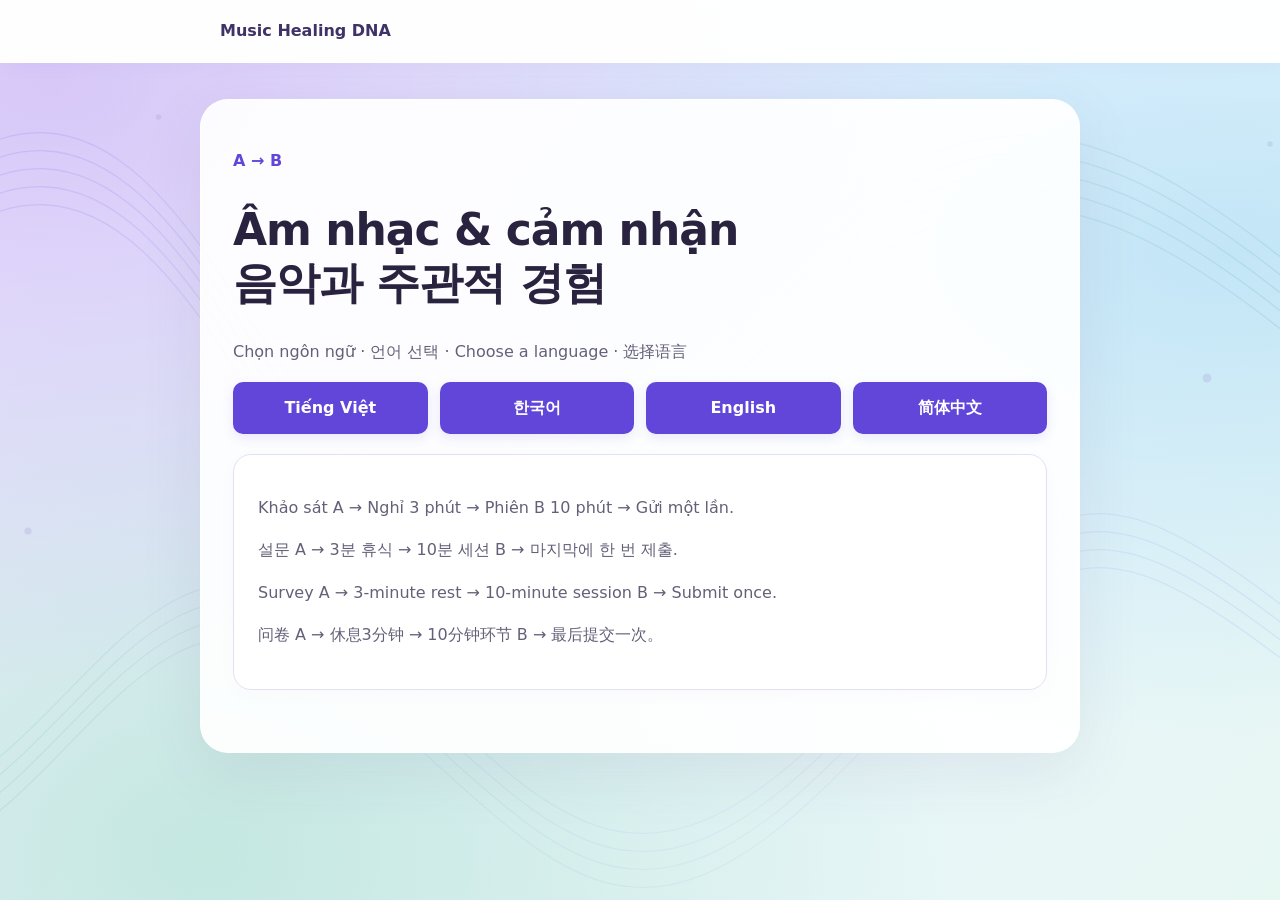
<file: index.html>
<!doctype html><html lang="vi"><head><meta charset="utf-8"><meta name="viewport" content="width=device-width,initial-scale=1"><meta name="referrer" content="no-referrer"><title>Music Healing DNA · Language</title><link rel="stylesheet" href="assets/style.css?v=optional-name-1"></head><body><header>Music Healing DNA</header><main><p class="progress-label">A → B</p><h1>Âm nhạc & cảm nhận<br>음악과 주관적 경험</h1><p>Chọn ngôn ngữ · 언어 선택 · Choose a language · 选择语言</p><div class="languages"><a class="button" lang="vi" href="a/index.html?lang=vi">Tiếng Việt</a><a class="button" lang="ko" href="a/index.html?lang=ko">한국어</a><a class="button" lang="en" href="a/index.html?lang=en">English</a><a class="button" lang="zh-Hans" href="a/index.html?lang=zh">简体中文</a></div><div class="card"><p>Khảo sát A → Nghỉ 3 phút → Phiên B 10 phút → Gửi một lần.</p><p>설문 A → 3분 휴식 → 10분 세션 B → 마지막에 한 번 제출.</p><p>Survey A → 3-minute rest → 10-minute session B → Submit once.</p><p>问卷 A → 休息3分钟 → 10分钟环节 B → 最后提交一次。</p></div></main><script>const p=new URLSearchParams(location.search);for(const a of document.querySelectorAll('.languages a')){const u=new URL(a.href);for(const k of ['condition','test'])if(p.has(k))u.searchParams.set(k,p.get(k));u.hash=location.hash;a.href=u.href}</script></body></html>
</file>
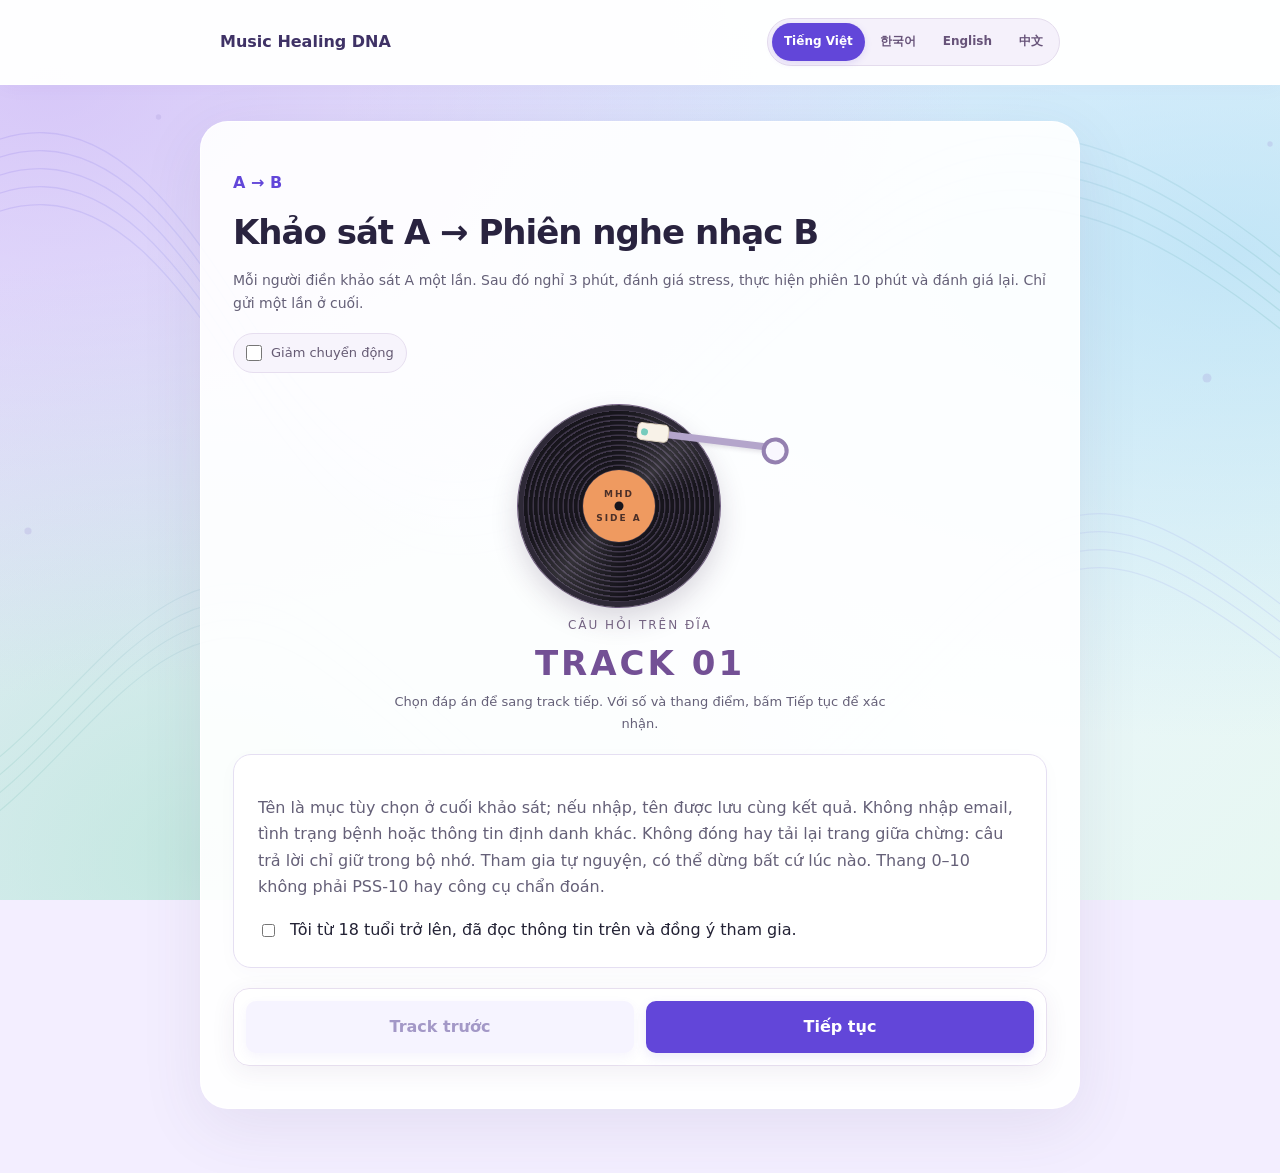
<file: a/index.html>
<!doctype html><html lang="vi"><head><meta charset="utf-8"><meta name="viewport" content="width=device-width,initial-scale=1"><meta name="referrer" content="no-referrer"><title>Music Healing DNA · A + B</title><link rel="stylesheet" href="../assets/style.css?v=optional-name-1"></head><body><header><a href="../index.html">Music Healing DNA</a><nav id="language-switch" class="language-switch" aria-label="Chọn ngôn ngữ"><button type="button" id="lang-vi" aria-pressed="true" lang="vi">Tiếng Việt</button><button type="button" id="lang-ko" aria-pressed="false" lang="ko">한국어</button><button type="button" id="lang-en" aria-pressed="false" lang="en">English</button><button type="button" id="lang-zh" aria-pressed="false" lang="zh-Hans">中文</button></nav></header><main id="app" tabindex="-1"></main><noscript>Vui lòng bật JavaScript / JavaScript를 활성화하세요 / Please enable JavaScript / 请启用 JavaScript</noscript><script src="../config.js"></script><script src="../assets/schema.js"></script><script src="../assets/i18n.js?v=optional-name-1"></script><script src="../assets/core.js"></script><script src="../assets/apps-script-client.js"></script><script src="../assets/audio.js"></script><script src="../assets/app.js?v=optional-name-1"></script></body></html>
</file>
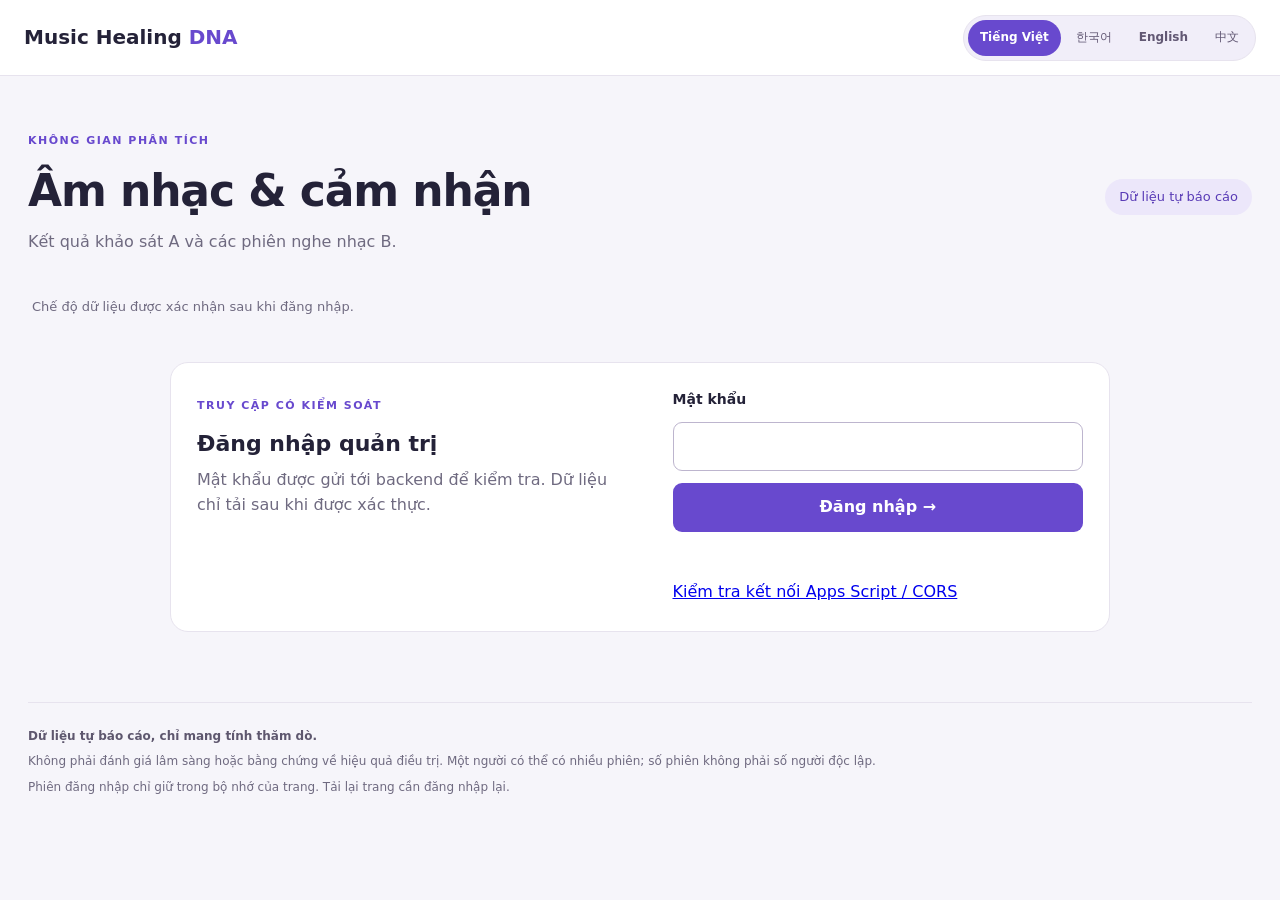
<file: admin/index.html>
<!doctype html>
<html lang="vi"><head><meta charset="utf-8"><meta name="viewport" content="width=device-width,initial-scale=1"><meta name="referrer" content="no-referrer"><title>Music Healing DNA · Quản trị</title><link rel="stylesheet" href="../assets/admin.css?v=chart-insights-1"></head>
<body><header><a href="../index.html">Music Healing <span>DNA</span></a><nav id="admin-languages" aria-label="Chọn ngôn ngữ"><button type="button" id="admin-lang-vi" lang="vi" aria-pressed="true">Tiếng Việt</button><button type="button" id="admin-lang-ko" lang="ko" aria-pressed="false">한국어</button><button type="button" id="admin-lang-en" lang="en" aria-pressed="false">English</button><button type="button" id="admin-lang-zh" lang="zh-Hans" aria-pressed="false">中文</button></nav></header>
<main><div class="page-title"><div><p class="eyebrow">KHÔNG GIAN PHÂN TÍCH</p><h1>Âm nhạc & cảm nhận</h1><p>Kết quả khảo sát A và các phiên nghe nhạc B.</p></div><span class="pill">Dữ liệu tự báo cáo</span></div>
<p class="info" id="mode-note">Chế độ dữ liệu được xác nhận sau khi đăng nhập.</p><p class="warning" id="demo-warning" hidden>Máy chủ đang ở chế độ demo. Dữ liệu giả lập được tách riêng; chưa xác nhận chế độ thu thập thật.</p>
<section id="login-panel" class="login card"><div><p class="eyebrow">TRUY CẬP CÓ KIỂM SOÁT</p><h2>Đăng nhập quản trị</h2><p>Mật khẩu được gửi tới backend để kiểm tra. Dữ liệu chỉ tải sau khi được xác thực.</p></div><form id="login-form"><label for="password">Mật khẩu</label><input type="password" id="password" name="password" autocomplete="current-password" required maxlength="256"><button id="login-button" type="submit">Đăng nhập <span aria-hidden="true">→</span></button><p id="login-error" class="error" role="alert"></p><a href="connection-test.html">Kiểm tra kết nối Apps Script / CORS</a></form></section>
<section id="dashboard" hidden><div class="toolbar"><div><span class="status-dot"></span><strong id="dataset-mode"></strong><p id="updated"></p></div><div class="actions"><label class="filter-label">Nguồn dữ liệu<select id="source-filter"><option value="simulated">Chỉ dữ liệu giả lập</option><option value="observed">Chỉ dữ liệu không đánh dấu giả lập</option><option value="all">Tất cả — gồm giả lập</option></select></label><button id="refresh" class="secondary">Làm mới</button><button id="logout" class="text-button">Đăng xuất</button></div></div>
<p id="dashboard-error" class="error" role="alert"></p><div class="metrics"><article class="card metric"><p>PHIẾU KHẢO SÁT A</p><strong id="count-a">0</strong><span>phiếu trong bộ lọc</span></article><article class="card metric"><p>PHIÊN NGHE NHẠC B</p><strong id="count-b">0</strong><span>phiên trong bộ lọc</span></article><article class="card metric accent"><p>THAY ĐỔI STRESS TRUNG BÌNH</p><strong id="mean-delta">—</strong><span>Δ = trước − sau · điểm trên thang 0–10</span></article></div>
<p id="sample-note" class="info"></p><div class="chart-grid"><article class="card chart-card"><p class="eyebrow">01 · SỞ THÍCH</p><h2>Độ tuổi × thể loại nhạc</h2><p>Số phiếu A theo thể loại thường nghe khi căng thẳng.</p><div id="heatmap" class="chart-scroll"></div><section id="heatmap-insight" class="chart-insight" aria-labelledby="heatmap-insight-title"></section></article><article class="card chart-card"><p class="eyebrow">02 · MỨC THAY ĐỔI</p><h2>Δ stress theo điều kiện</h2><p>Trung bình theo phiên; Δ dương nghĩa là stress tự báo cáo giảm.</p><div id="delta-chart" class="chart-scroll"></div><section id="delta-chart-insight" class="chart-insight" aria-labelledby="delta-chart-insight-title"></section></article><article class="card chart-card"><p class="eyebrow">03 · TRƯỚC & SAU</p><h2>Stress trong mỗi điều kiện</h2><p>Hai giá trị trung bình tính trên cùng các phiên hợp lệ.</p><div id="paired-chart" class="chart-scroll"></div><section id="paired-chart-insight" class="chart-insight" aria-labelledby="paired-chart-insight-title"></section></article><article class="card chart-card"><p class="eyebrow">04 · NHỊP ĐỘ</p><h2>BPM × Δ stress</h2><p>Mỗi điểm là một phiên B có BPM hợp lệ. Không suy ra quan hệ nhân quả.</p><div id="scatter" class="chart-scroll"></div><section id="scatter-insight" class="chart-insight" aria-labelledby="scatter-insight-title"></section></article></div>
<section class="card data-card"><div class="section-heading"><div><p class="eyebrow">DỮ LIỆU CHI TIẾT</p><h2>Phiếu & phiên</h2></div><div class="actions"><button id="export-a" class="secondary">Xuất CSV A</button><button id="export-b" class="secondary">Xuất CSV B</button></div></div><div class="tabs" role="group" aria-label="Chọn bảng"><button id="tab-a" aria-pressed="true">Khảo sát A</button><button id="tab-b" aria-pressed="false">Phiên B</button></div><p class="table-help">Cuộn ngang để xem đủ cột. Nhãn GIẢ LẬP được giữ trong bảng và CSV.</p><div id="table-a" class="table-scroll" tabindex="0" role="region" aria-label="Bảng khảo sát A"></div><div id="table-b" class="table-scroll" tabindex="0" role="region" aria-label="Bảng phiên B" hidden></div><p id="export-status" role="status"></p></section></section>
<footer><strong>Dữ liệu tự báo cáo, chỉ mang tính thăm dò.</strong><p>Không phải đánh giá lâm sàng hoặc bằng chứng về hiệu quả điều trị. Một người có thể có nhiều phiên; số phiên không phải số người độc lập.</p><p>Phiên đăng nhập chỉ giữ trong bộ nhớ của trang. Tải lại trang cần đăng nhập lại.</p></footer></main>
<noscript>Vui lòng bật JavaScript để đăng nhập và xem dashboard.</noscript><script src="../config.js"></script><script src="../assets/schema.js"></script><script src="../assets/core.js"></script><script src="../assets/apps-script-client.js"></script><script src="../assets/admin-stats.js"></script><script src="../assets/admin-i18n.js?v=chart-insights-1"></script><script src="../assets/admin-insights.js?v=chart-insights-1"></script><script src="../assets/admin.js?v=chart-insights-1"></script></body></html>
</file>
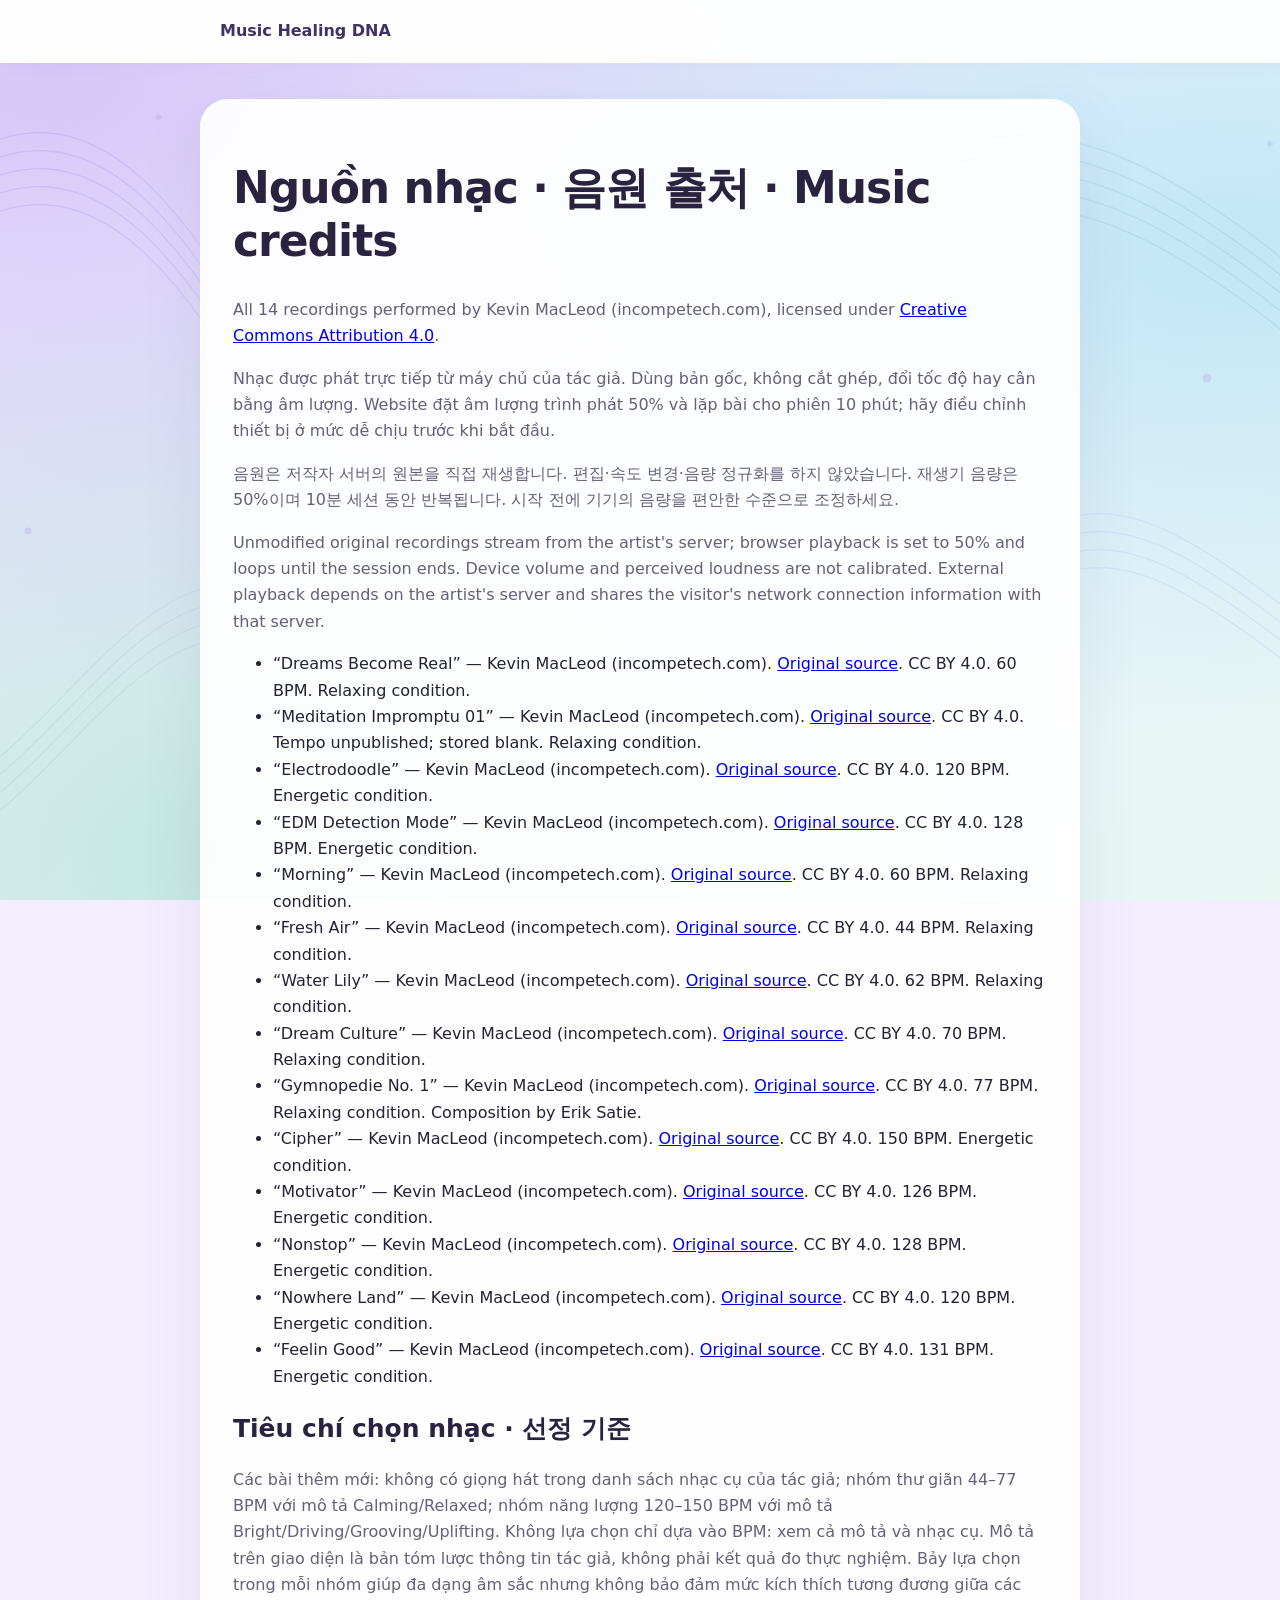
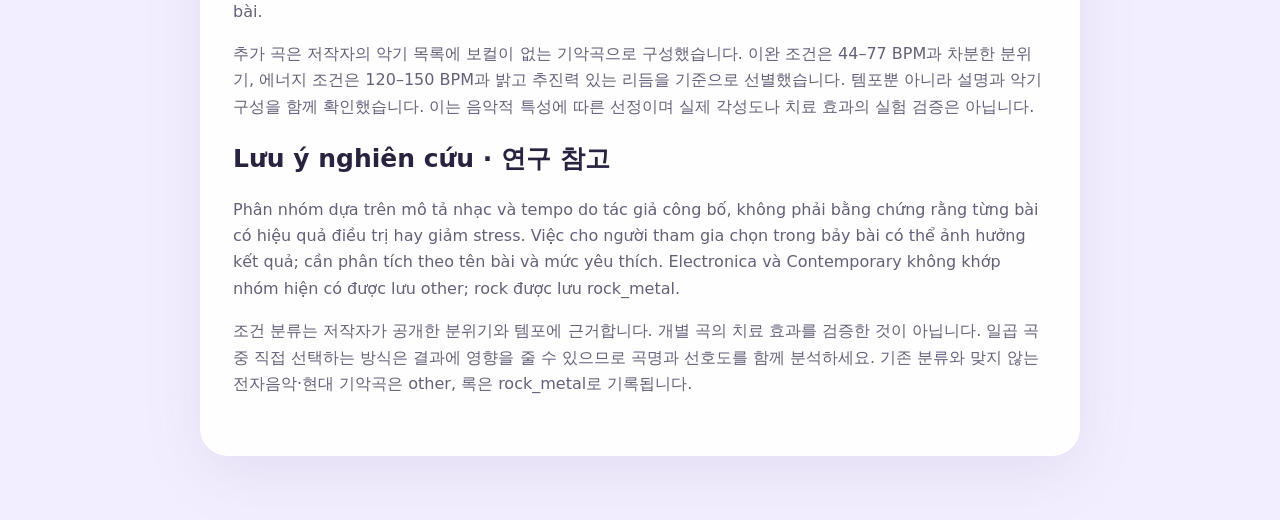
<file: music-credits.html>
<!doctype html><html lang="vi"><head><meta charset="utf-8"><meta name="viewport" content="width=device-width,initial-scale=1"><title>Music credits · Music Healing DNA</title><link rel="stylesheet" href="assets/style.css?v=optional-name-1"></head><body><header><a href="index.html">Music Healing DNA</a></header><main><h1>Nguồn nhạc · 음원 출처 · Music credits</h1><p>All 14 recordings performed by Kevin MacLeod (incompetech.com), licensed under <a href="https://creativecommons.org/licenses/by/4.0/">Creative Commons Attribution 4.0</a>.</p><p>Nhạc được phát trực tiếp từ máy chủ của tác giả. Dùng bản gốc, không cắt ghép, đổi tốc độ hay cân bằng âm lượng. Website đặt âm lượng trình phát 50% và lặp bài cho phiên 10 phút; hãy điều chỉnh thiết bị ở mức dễ chịu trước khi bắt đầu.</p><p>음원은 저작자 서버의 원본을 직접 재생합니다. 편집·속도 변경·음량 정규화를 하지 않았습니다. 재생기 음량은 50%이며 10분 세션 동안 반복됩니다. 시작 전에 기기의 음량을 편안한 수준으로 조정하세요.</p><p>Unmodified original recordings stream from the artist's server; browser playback is set to 50% and loops until the session ends. Device volume and perceived loudness are not calibrated. External playback depends on the artist's server and shares the visitor's network connection information with that server.</p><ul>
<li>“Dreams Become Real” — Kevin MacLeod (incompetech.com). <a href="https://incompetech.com/music/royalty-free/index.html?isrc=USUAN1500027">Original source</a>. CC BY 4.0. 60 BPM. Relaxing condition.</li>
<li>“Meditation Impromptu 01” — Kevin MacLeod (incompetech.com). <a href="https://incompetech.com/music/royalty-free/index.html?isrc=USUAN1100163">Original source</a>. CC BY 4.0. Tempo unpublished; stored blank. Relaxing condition.</li>
<li>“Electrodoodle” — Kevin MacLeod (incompetech.com). <a href="https://incompetech.com/music/royalty-free/index.html?isrc=USUAN1200079">Original source</a>. CC BY 4.0. 120 BPM. Energetic condition.</li>
<li>“EDM Detection Mode” — Kevin MacLeod (incompetech.com). <a href="https://incompetech.com/music/royalty-free/index.html?isrc=USUAN1500026">Original source</a>. CC BY 4.0. 128 BPM. Energetic condition.</li><li>“Morning” — Kevin MacLeod (incompetech.com). <a href="https://incompetech.com/music/royalty-free/index.html?isrc=USUAN2300003">Original source</a>. CC BY 4.0. 60 BPM. Relaxing condition.</li><li>“Fresh Air” — Kevin MacLeod (incompetech.com). <a href="https://incompetech.com/music/royalty-free/index.html?isrc=USUAN1500084">Original source</a>. CC BY 4.0. 44 BPM. Relaxing condition.</li><li>“Water Lily” — Kevin MacLeod (incompetech.com). <a href="https://incompetech.com/music/royalty-free/index.html?isrc=USUAN1400035">Original source</a>. CC BY 4.0. 62 BPM. Relaxing condition.</li><li>“Dream Culture” — Kevin MacLeod (incompetech.com). <a href="https://incompetech.com/music/royalty-free/index.html?isrc=USUAN1300046">Original source</a>. CC BY 4.0. 70 BPM. Relaxing condition.</li><li>“Gymnopedie No. 1” — Kevin MacLeod (incompetech.com). <a href="https://incompetech.com/music/royalty-free/index.html?isrc=USUAN1100787">Original source</a>. CC BY 4.0. 77 BPM. Relaxing condition. Composition by Erik Satie.</li><li>“Cipher” — Kevin MacLeod (incompetech.com). <a href="https://incompetech.com/music/royalty-free/index.html?isrc=USUAN1100844">Original source</a>. CC BY 4.0. 150 BPM. Energetic condition.</li><li>“Motivator” — Kevin MacLeod (incompetech.com). <a href="https://incompetech.com/music/royalty-free/index.html?isrc=USUAN1100803">Original source</a>. CC BY 4.0. 126 BPM. Energetic condition.</li><li>“Nonstop” — Kevin MacLeod (incompetech.com). <a href="https://incompetech.com/music/royalty-free/index.html?isrc=USUAN1600042">Original source</a>. CC BY 4.0. 128 BPM. Energetic condition.</li><li>“Nowhere Land” — Kevin MacLeod (incompetech.com). <a href="https://incompetech.com/music/royalty-free/index.html?isrc=USUAN1600051">Original source</a>. CC BY 4.0. 120 BPM. Energetic condition.</li><li>“Feelin Good” — Kevin MacLeod (incompetech.com). <a href="https://incompetech.com/music/royalty-free/index.html?isrc=USUAN1100475">Original source</a>. CC BY 4.0. 131 BPM. Energetic condition.</li></ul><h2>Tiêu chí chọn nhạc · 선정 기준</h2><p>Các bài thêm mới: không có giọng hát trong danh sách nhạc cụ của tác giả; nhóm thư giãn 44–77 BPM với mô tả Calming/Relaxed; nhóm năng lượng 120–150 BPM với mô tả Bright/Driving/Grooving/Uplifting. Không lựa chọn chỉ dựa vào BPM: xem cả mô tả và nhạc cụ. Mô tả trên giao diện là bản tóm lược thông tin tác giả, không phải kết quả đo thực nghiệm. Bảy lựa chọn trong mỗi nhóm giúp đa dạng âm sắc nhưng không bảo đảm mức kích thích tương đương giữa các bài.</p><p>추가 곡은 저작자의 악기 목록에 보컬이 없는 기악곡으로 구성했습니다. 이완 조건은 44–77 BPM과 차분한 분위기, 에너지 조건은 120–150 BPM과 밝고 추진력 있는 리듬을 기준으로 선별했습니다. 템포뿐 아니라 설명과 악기 구성을 함께 확인했습니다. 이는 음악적 특성에 따른 선정이며 실제 각성도나 치료 효과의 실험 검증은 아닙니다.</p><h2>Lưu ý nghiên cứu · 연구 참고</h2><p>Phân nhóm dựa trên mô tả nhạc và tempo do tác giả công bố, không phải bằng chứng rằng từng bài có hiệu quả điều trị hay giảm stress. Việc cho người tham gia chọn trong bảy bài có thể ảnh hưởng kết quả; cần phân tích theo tên bài và mức yêu thích. Electronica và Contemporary không khớp nhóm hiện có được lưu other; rock được lưu rock_metal.</p><p>조건 분류는 저작자가 공개한 분위기와 템포에 근거합니다. 개별 곡의 치료 효과를 검증한 것이 아닙니다. 일곱 곡 중 직접 선택하는 방식은 결과에 영향을 줄 수 있으므로 곡명과 선호도를 함께 분석하세요. 기존 분류와 맞지 않는 전자음악·현대 기악곡은 other, 록은 rock_metal로 기록됩니다.</p></main></body></html>
</file>
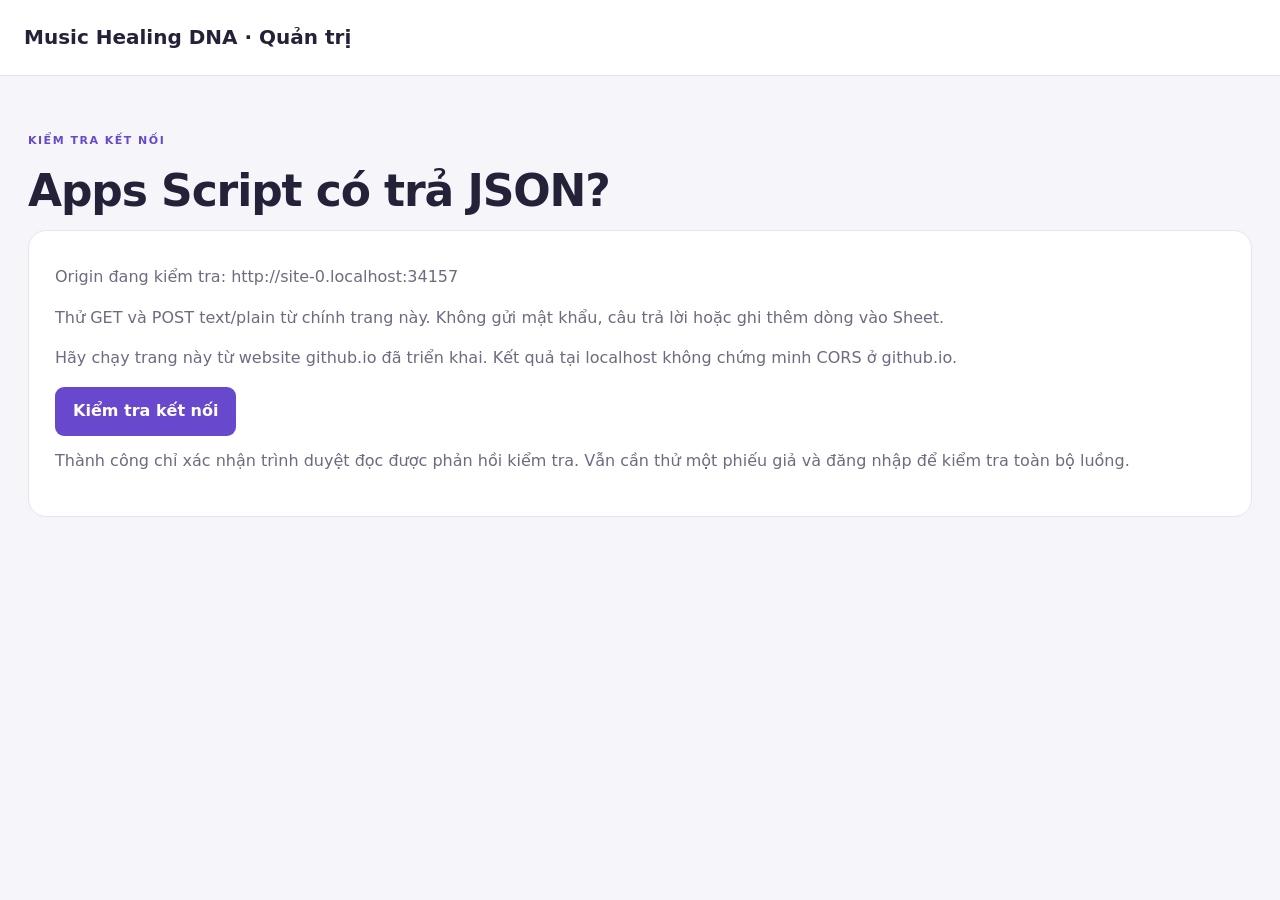
<file: admin/connection-test.html>
<!doctype html><html lang="vi"><head><meta charset="utf-8"><meta name="viewport" content="width=device-width,initial-scale=1"><meta name="referrer" content="no-referrer"><title>Music Healing DNA · Kiểm tra CORS</title><link rel="stylesheet" href="../assets/admin.css"></head><body><header><a href="index.html">Music Healing DNA · Quản trị</a></header><main><p class="eyebrow">KIỂM TRA KẾT NỐI</p><h1>Apps Script có trả JSON?</h1><section class="card"><p id="check-origin"></p><p>Thử GET và POST text/plain từ chính trang này. Không gửi mật khẩu, câu trả lời hoặc ghi thêm dòng vào Sheet.</p><p>Hãy chạy trang này từ website github.io đã triển khai. Kết quả tại localhost không chứng minh CORS ở github.io.</p><button id="check">Kiểm tra kết nối</button><pre id="check-result" role="status"></pre><p>Thành công chỉ xác nhận trình duyệt đọc được phản hồi kiểm tra. Vẫn cần thử một phiếu giả và đăng nhập để kiểm tra toàn bộ luồng.</p></section></main><script src="../config.js"></script><script src="../assets/apps-script-client.js"></script><script src="../assets/connection-test.js"></script></body></html>
</file>
<file: assets/style.css>
:root{font-family:system-ui,-apple-system,"Segoe UI",sans-serif;color:#232235;background:#f7f6fc;line-height:1.65;--p:#6246d9}*{box-sizing:border-box}body{margin:0}header{background:white;border-bottom:1px solid #e5e1ef;padding:18px max(20px,calc((100vw - 840px)/2));font-weight:750}header a{color:inherit;text-decoration:none}main{max-width:880px;margin:42px auto;padding:0 20px 70px}h1{font-size:clamp(30px,6vw,44px);line-height:1.2;letter-spacing:-1px}h2{font-size:25px;line-height:1.4}p{color:#656078}.card,fieldset{background:#fff;border:1px solid #e4e0ef;border-radius:18px;padding:24px;margin:20px 0}fieldset{min-width:0}legend{font-weight:650;padding:0 8px;max-width:100%;overflow-wrap:anywhere}small,.hint{display:block;font-size:14px;color:#6f677f}.code{font-size:12px;color:var(--p);margin-right:10px}input,select,textarea,button{font:inherit}input[type=text],input[type=number],input[type=url],select,textarea{padding:12px;border:1px solid #aaa1bd;border-radius:10px;background:white;color:inherit;max-width:100%;width:100%}textarea{min-height:160px;height:180px;resize:vertical;font:inherit}button,.button{border:0;border-radius:10px;padding:13px 20px;background:var(--p);color:white;font-weight:650;cursor:pointer;display:inline-block;text-decoration:none}button:disabled{opacity:.5;cursor:not-allowed}.secondary{background:#eee9ff;color:#49338f}.actions,.languages{display:flex;gap:12px;flex-wrap:wrap}.languages a{flex:1;min-width:140px;text-align:center}.choices{display:grid;grid-template-columns:repeat(auto-fit,minmax(155px,1fr));gap:10px}.choice{display:flex;align-items:center;gap:8px;padding:12px;border:1px solid #e3deed;border-radius:10px;cursor:pointer}.choice:has(input:checked){border-color:var(--p);background:#f1edff}.scale{grid-template-columns:repeat(6,1fr)}.scale .choice{justify-content:center;padding:10px 4px;gap:4px}.scale input{margin:0}.check{display:flex;gap:12px;align-items:start}.check input{margin-top:7px}.error{color:#a32135;white-space:pre-line}.notice{background:#fff1d9;color:#6e4d19;padding:16px;border-radius:12px}.timer{font-size:64px;text-align:center;font-variant-numeric:tabular-nums;color:var(--p);font-weight:700}progress{width:100%;height:12px;accent-color:var(--p)}[hidden]{display:none!important}:focus-visible{outline:3px solid #dc920a;outline-offset:4px}audio{width:100%}.progress-label{color:var(--p);font-weight:700}footer{font-size:13px;color:#777;padding:24px;text-align:center}@media(max-width:480px){main{margin-top:24px}fieldset,.card{padding:18px 14px}.scale{grid-template-columns:repeat(4,1fr)}button,.button{min-height:48px}.choices:not(.scale){grid-template-columns:1fr}}

/* Aurora Music Waves: one calm, static background across survey conditions. */
:root{background:#f3eeff}
body{min-height:100vh;position:relative;isolation:isolate;background:#f3eeff}
body::before{
  content:"";position:fixed;inset:0;z-index:-1;pointer-events:none;
  background-image:url("aurora-waves.svg"),
    radial-gradient(ellipse at 4% 9%,rgba(199,177,244,.64),transparent 53%),
    radial-gradient(ellipse at 96% 28%,rgba(172,220,244,.63),transparent 53%),
    radial-gradient(ellipse at 16% 95%,rgba(168,222,202,.58),transparent 50%),
    linear-gradient(135deg,#f3eeff 0%,#eaf5ff 54%,#e7f7f2 100%);
  background-size:cover;background-position:center;background-repeat:no-repeat;
}
header{background:rgba(255,255,255,.88);border-bottom:1px solid rgba(255,255,255,.92);color:#3f3266;box-shadow:0 2px 20px rgba(85,64,139,.035)}
main{
  width:calc(100% - 40px);max-width:880px;margin:36px auto 64px;padding:32px 32px 42px;
  background:rgba(255,255,255,.92);border:1px solid rgba(255,255,255,.97);border-radius:28px;
  box-shadow:0 18px 64px rgba(74,62,116,.09);
}
h1,h2{color:#29233f}
.card,fieldset{background:#fff;border-color:#e5dff2;box-shadow:0 5px 20px rgba(75,58,119,.025)}
legend{background:#fff;border-radius:8px}
button,.button{box-shadow:0 4px 12px rgba(98,70,217,.12)}
button:enabled:hover,.button:hover{background:#563bc6}
button.secondary:enabled:hover,.button.secondary:hover{background:#e4dcfb}
.choice:hover{background:#faf8ff;border-color:#c7b8e6}
.notice{border:1px solid #f4e5c8}
@media(max-width:600px){
  main{width:calc(100% - 24px);margin:20px auto 36px;padding:24px 18px 32px;border-radius:22px}
  body::before{background-size:auto 100%,cover,cover,cover,cover}
  header{padding:16px 20px}
}
@media(prefers-contrast:more){main,.card,fieldset,header{background:#fff}body::before{opacity:.3}.card,fieldset{border-color:#817293}}
@media print{body{background:#fff}body::before{display:none}main{width:100%;margin:0;border:0;box-shadow:none;background:#fff}}

/* Discrete 0–10 ratings: deliberately unanswered until the participant acts. */
.sr-only{position:absolute;width:1px;height:1px;padding:0;margin:-1px;overflow:hidden;clip:rect(0,0,0,0);white-space:nowrap;border:0}
.score-control{padding:8px 0 4px}
.score-display{display:flex;align-items:baseline;justify-content:center;gap:12px;padding:12px 20px;background:#fff5ed;border:1px solid #f5d9c3;border-radius:16px;margin-bottom:14px}
.score-display strong{font-size:64px;line-height:1.2;font-weight:750;color:#aa4b12;font-variant-numeric:tabular-nums}
.score-display>span{font-size:24px;font-weight:650;color:#74657d}
input.score-slider{display:block;width:100%;height:48px;margin:0;padding:0;appearance:none;-webkit-appearance:none;background:transparent;cursor:pointer;touch-action:pan-y;--track:linear-gradient(to right,#ed914e 0%,#ed914e var(--fill),#e4deef var(--fill),#e4deef 100%)}
.score-slider::-webkit-slider-runnable-track{height:10px;background:var(--track);border:1px solid #bfb3cf;border-radius:99px}
.score-slider::-moz-range-track{height:10px;background:var(--track);border:1px solid #bfb3cf;border-radius:99px}
.score-slider::-webkit-slider-thumb{appearance:none;-webkit-appearance:none;width:26px;height:34px;margin-top:-13px;background:#fff;border:3px solid #b65c26;border-radius:10px;box-shadow:0 0 0 5px rgba(237,145,78,.16)}
.score-slider::-moz-range-thumb{width:22px;height:30px;background:#fff;border:3px solid #b65c26;border-radius:10px;box-shadow:0 0 0 5px rgba(237,145,78,.16)}
.score-slider:focus-visible{outline:3px solid #719de3;outline-offset:4px;border-radius:10px}
.score-ticks{display:flex;justify-content:space-between;padding:0 10px;color:#71677e;font-size:12px;font-variant-numeric:tabular-nums}
.score-ticks span{text-align:center;min-width:12px}
.score-ends{display:flex;justify-content:space-between;gap:16px;margin:10px 0 18px;font-size:14px;font-weight:600;color:#51475f}
.score-ends span:last-child{text-align:right}
.score-entry{display:flex;align-items:center;justify-content:flex-end;gap:12px;margin:0 0 12px}
.score-entry label{font-size:14px;color:#655a73}
.score-entry input[type=number]{width:88px;min-height:44px;text-align:center;font-size:18px}
@media(max-width:480px){.score-display strong{font-size:48px}.score-display>span{font-size:20px}.score-ends{font-size:12px}.score-ticks{font-size:10px}.score-entry{justify-content:space-between}}
@media(forced-colors:active){input.score-slider{appearance:auto;-webkit-appearance:auto}.score-slider::-webkit-slider-thumb{appearance:auto;-webkit-appearance:auto}.score-display{border:1px solid CanvasText}}

/* Side A: the needle advances through ten survey tracks. */
.motion-control{display:inline-flex;align-items:center;gap:9px;font-size:13px;color:#655a73;margin:4px 0 18px;padding:8px 12px;background:#f7f4fc;border:1px solid #e6deef;border-radius:99px}
.motion-control input{width:16px;height:16px;accent-color:var(--p);margin:0}
.vinyl-stage{display:grid;grid-template-columns:1fr;align-items:center;text-align:center;gap:0;margin:0 0 20px}
.vinyl-deck{margin:auto;width:260px;height:225px;position:relative;--arm-angle:7deg}
.vinyl-disc{position:absolute;left:8px;top:14px;width:202px;height:202px;border-radius:50%;background:repeating-radial-gradient(circle at center,#3e3649 0px,#3e3649 1px,#17151c 2px,#17151c 5px);border:5px solid #2e2937;box-shadow:0 12px 28px rgba(50,34,69,.18),0 0 0 1px #776487;animation:vinyl-turn 36s linear infinite}
.vinyl-disc::before{content:"";position:absolute;inset:0;border-radius:50%;background:conic-gradient(transparent 0deg,rgba(255,255,255,.13) 45deg,transparent 75deg,transparent 180deg,rgba(255,255,255,.12) 220deg,transparent 250deg)}
.vinyl-label{position:absolute;left:50%;top:50%;transform:translate(-50%,-50%);width:72px;height:72px;background:#ef9a60;border-radius:50%;display:flex;align-items:center;justify-content:center;text-align:center;font-size:9px;letter-spacing:2px;line-height:2.7;font-weight:800;color:#4c3028}
.vinyl-disc::after{content:"";position:absolute;left:50%;top:50%;width:9px;height:9px;background:#17151c;border-radius:50%;transform:translate(-50%,-50%)}
.tonearm{position:absolute;top:54px;left:135px;width:142px;height:7px;background:#b4a5cb;border-radius:99px;transform-origin:calc(100% - 7px) center;transform:rotate(var(--arm-angle));transition:transform .75s ease;box-shadow:0 2px 4px rgba(58,43,77,.14)}
.tonearm::after{content:"";position:absolute;right:-2px;top:-7px;width:19px;height:19px;background:#f9f7fe;border:4px solid #9480b0;border-radius:50%}
.tonearm span{position:absolute;left:-9px;top:-6px;width:32px;height:18px;background:#f8f2e8;border:1px solid #dfd2be;border-radius:5px}
.tonearm span::before{content:"";position:absolute;left:3px;top:5px;width:7px;height:7px;background:#76cbbd;border-radius:50%}
.vinyl-caption small{color:#776685;font-size:12px;letter-spacing:2px;text-transform:uppercase}
.vinyl-caption h2{font-size:34px;letter-spacing:3px;margin:4px 0;color:#735095;font-variant-numeric:tabular-nums}
.vinyl-caption p{font-size:13px;margin:0 auto;max-width:500px}
.survey-question{animation:track-enter .22s ease-out}
.survey-question>fieldset:first-child{margin-top:0}
.survey-nav{position:relative;bottom:auto;z-index:2;padding:12px;background:rgba(255,255,255,.96);border:1px solid #e7dfef;border-radius:16px;box-shadow:0 6px 24px rgba(66,42,93,.07)}
.survey-nav button{flex:1;min-height:46px}
@keyframes vinyl-turn{to{transform:rotate(360deg)}}
@keyframes track-enter{from{opacity:.3;transform:translateY(5px)}to{opacity:1;transform:translateY(0)}}

/* Side B: matched slow ink motion, with condition-specific palettes. */
.ink-field{position:fixed;inset:0;z-index:-1;overflow:hidden;pointer-events:none;background:#f2f1f7;--ink-a:#baa2e9;--ink-b:#9cd4d5;--ink-c:#ecc1d7}
.ink-field[data-condition=relax]{--ink-a:#9bd9c4;--ink-b:#aecfe8;--ink-c:#cebfed}
.ink-field[data-condition=energy]{--ink-a:#edb184;--ink-b:#edc6ae;--ink-c:#cdb2e7}
.ink-field[data-condition=silence]{--ink-a:#c5ccd5;--ink-b:#e2e5eb;--ink-c:#ced3db}
.ink-blob{position:absolute;left:-15%;top:-20%;width:75vmax;height:75vmax;max-width:1100px;max-height:1100px;border-radius:42% 58% 65% 35% / 45% 40% 60% 55%;background:radial-gradient(ellipse,var(--ink-a) 5%,transparent 68%);filter:blur(32px);opacity:.82;animation:ink-drift 38s ease-in-out infinite alternate;will-change:transform}
.ink-blob:nth-child(2){left:40%;top:15%;background:radial-gradient(ellipse,var(--ink-b) 5%,transparent 68%);animation-duration:44s;animation-delay:-17s}
.ink-blob:nth-child(3){left:10%;top:45%;background:radial-gradient(ellipse,var(--ink-c) 5%,transparent 68%);animation-duration:48s;animation-delay:-29s}
body.ink-running main{background:rgba(255,255,255,.79);transition:background 1s}
body.ink-running #listen{text-align:center}
body.ink-running #run>.actions{justify-content:center}
.ink-title{text-transform:uppercase;letter-spacing:3px;font-size:12px;color:#776783;margin:24px 0 4px}
body.ink-running .timer{font-size:clamp(64px,10vw,96px);margin:14px 0}
@keyframes ink-drift{from{transform:translate(-4%,-3%) rotate(-10deg) scale(.95)}to{transform:translate(17%,10%) rotate(12deg) scale(1.12)}}
#app[data-motion-off=true] .vinyl-disc,#app[data-motion-off=true] .ink-blob{animation-play-state:paused}
#app[data-motion-off=true] .survey-question{animation:none}
#app[data-motion-off=true] .tonearm{transition:none}

/* Completion is a private, on-screen sleeve, shown only after acknowledged storage. */
.album-cover{max-width:430px;margin:30px auto;padding:28px;border:1px solid #e3cbbf;border-radius:22px;position:relative;overflow:hidden;background:linear-gradient(135deg,#fce0bf,#efdfed 55%,#d3e9dd);box-shadow:0 18px 45px rgba(81,52,72,.14);text-align:left}
.album-cover>small{font-size:10px;letter-spacing:3px;color:#68536b;font-weight:700}
.album-cover h3{font-size:27px;line-height:1.3;color:#4d3552;margin:12px 0}
.album-name{font-size:21px;font-weight:700;color:#4b3654;overflow-wrap:anywhere}
.album-art{width:155px;height:155px;margin:2px auto 22px;border-radius:50%;background:repeating-radial-gradient(circle,#514252 0px,#514252 1px,#29212c 2px,#29212c 5px);position:relative;box-shadow:8px 10px 20px rgba(61,42,64,.18)}
.album-art span{position:absolute;inset:35%;border-radius:50%;background:radial-gradient(circle,#332439 0%,#332439 10%,#efaa74 12%,#efaa74 100%)}
.album-cover dl{margin:18px 0 0;display:flex;justify-content:space-between;gap:12px}
.album-cover dt{font-size:11px;color:#765f7b}
.album-cover dd{margin:4px 0;font-size:17px;font-weight:700;color:#4f3858;font-variant-numeric:tabular-nums}
.album-saved{font-size:12px;border-top:1px solid rgba(100,68,111,.2);padding-top:12px;color:#705776}
#album-demo{position:absolute;right:15px;top:14px;padding:3px 7px;border:1px solid #a68a9e;border-radius:5px}
@media(max-width:600px){.vinyl-stage{grid-template-columns:1fr;gap:0;text-align:center}.vinyl-deck{margin:-10px auto -32px;transform:scale(.72);transform-origin:center center}.vinyl-caption h2{font-size:25px}.vinyl-caption p{margin:auto;font-size:12px}.motion-control{font-size:12px}.album-cover{padding:22px}.album-cover dl{flex-wrap:wrap}.survey-nav{bottom:auto;padding:9px}.ink-blob{filter:blur(20px)}}
@media(prefers-reduced-motion:reduce){.vinyl-disc,.ink-blob,.survey-question{animation:none!important}.tonearm,body.ink-running main{transition:none!important}}
@media print{.vinyl-stage,.motion-control,.ink-field,.survey-nav{display:none!important}.album-cover{box-shadow:none;break-inside:avoid}}

#q-participant_name .code{display:none}

#app>h1{font-size:clamp(25px,4vw,34px);margin:12px 0 16px}#intro-copy{font-size:14px}

/* Four-language controls remain available throughout A, B and the receipt. */
header{display:flex;align-items:center;justify-content:space-between;gap:16px;flex-wrap:wrap;position:sticky;top:0;z-index:10;background:rgba(255,255,255,.97)}
.language-switch{display:flex;gap:3px;align-items:center;padding:4px;background:#f5f1fb;border:1px solid #e4dced;border-radius:99px}
.language-switch button{min-height:38px;padding:7px 12px;border-radius:99px;font-size:12px;font-weight:650;background:transparent;color:#675379;box-shadow:none;white-space:nowrap}
.language-switch button[aria-pressed=true]{background:#6246d9;color:#fff;box-shadow:0 2px 7px rgba(98,70,217,.15)}
.language-switch button:enabled:hover{background:#e9e0f7;color:#49335f}
.language-switch button[aria-pressed=true]:enabled:hover{background:#563bc6;color:#fff}
@media(max-width:600px){header{gap:10px;padding:12px 16px}.language-switch{max-width:100%;flex-wrap:wrap;border-radius:18px}.language-switch button{padding:7px 10px;min-height:38px}header>a{font-size:14px}}

/* Side B record follows the session lifecycle; silence remains still. */
.session-vinyl{margin:20px auto 0;--arm-angle:-10deg}
.session-vinyl .vinyl-disc{animation-play-state:paused}
.session-vinyl[data-spinning=true] .vinyl-disc{animation-play-state:running}
#app[data-motion-off=true] .session-vinyl .vinyl-disc{animation-play-state:paused}
@media(max-width:600px){.session-vinyl{margin:0 auto -26px;transform:scale(.85)}}

/* Final optional fields use human-readable labels. */
#review .code{display:none}
</file>
<file: assets/admin.css>
:root{font-family:system-ui,-apple-system,"Segoe UI",sans-serif;color:#242238;background:#f6f5fa;font-synthesis:none;line-height:1.55;--purple:#6849ce;--muted:#6f6a80;--border:#e7e3ee}*{box-sizing:border-box}body{margin:0}header{height:76px;background:white;border-bottom:1px solid var(--border);display:flex;align-items:center;justify-content:space-between;padding:0 max(24px,calc((100vw - 1240px)/2));gap:20px}header a{font-size:20px;font-weight:750;color:inherit;text-decoration:none}header a span{color:var(--purple)}main{max-width:1296px;padding:48px 28px 0;margin:auto}h1{font-size:clamp(30px,4vw,44px);letter-spacing:-1.1px;line-height:1.2;margin:8px 0 12px}h2{font-size:22px;line-height:1.3;margin:8px 0 10px}p{color:var(--muted);margin:8px 0 16px}.eyebrow{font-size:11px;letter-spacing:1.5px;font-weight:750;color:var(--purple)}.page-title{display:flex;justify-content:space-between;align-items:center;gap:20px;margin-bottom:26px}.pill{background:#ece7fa;color:#593bb6;border-radius:30px;padding:8px 14px;font-size:13px;white-space:nowrap}.warning{background:#fff4dd;border:1px solid #f1dca9;color:#79551b;border-radius:12px;padding:14px 18px;font-size:14px}.card{background:white;border:1px solid var(--border);border-radius:18px;padding:26px}.login{display:grid;grid-template-columns:1fr 1fr;gap:65px;max-width:940px;margin:45px auto 70px}.login form{display:flex;flex-direction:column;gap:12px}.login label{font-size:14px;font-weight:650}input,button,select{font:inherit}input,select{border:1px solid #bdb5ce;border-radius:9px;background:white;color:inherit;padding:11px 12px;min-height:46px;max-width:100%}button{padding:11px 17px;border:1px solid transparent;border-radius:9px;background:var(--purple);color:white;font-weight:650;min-height:46px;cursor:pointer}button:disabled{opacity:.5;cursor:wait}.secondary{background:#f1eef9;color:#593bb6;border-color:#e6dff6}.text-button{background:transparent;color:var(--muted);border-color:var(--border)}.toolbar,.actions,.section-heading{display:flex;align-items:center;justify-content:space-between;gap:12px}.toolbar{margin:34px 0 22px;flex-wrap:wrap}.toolbar p{font-size:12px;margin:5px 0 0}.status-dot{display:inline-block;width:7px;height:7px;background:#2c8b6c;border-radius:50%;margin-right:8px}.actions{justify-content:flex-end;flex-wrap:wrap}.filter-label{display:flex;flex-direction:column;font-size:11px;color:var(--muted);gap:3px}.filter-label select{font-size:13px}.metrics{display:grid;grid-template-columns:1fr 1fr 1.2fr;gap:18px;margin-bottom:22px}.metric p{font-size:11px;letter-spacing:1px;font-weight:700;margin:0 0 12px}.metric strong{font-size:43px;line-height:1.2;display:block;letter-spacing:-1px}.metric span{display:block;color:var(--muted);font-size:12px;margin-top:12px}.metric.accent{background:#f0ebfc;border-color:#ded3f6}.metric.accent strong{color:#6343bf}.info{font-size:13px;padding-left:4px}.chart-grid{display:grid;grid-template-columns:1fr 1fr;gap:22px}.chart-card{min-width:0;padding-bottom:14px}.chart-card>p:not(.eyebrow){font-size:13px;min-height:40px}.chart-scroll{overflow-x:auto}.chart-scroll svg{display:block;width:100%;min-width:510px;height:auto;font-family:inherit}.chart-scroll svg text{font-size:12px}.chart-scroll svg .axis{stroke:#c9c2d6;stroke-width:1}.chart-scroll svg .grid{stroke:#eeeaf4;stroke-width:1}.chart-scroll svg .zero{stroke:#8a819c;stroke-width:1.4}.data-card{margin-top:24px;min-width:0}.tabs{display:flex;gap:8px;border-bottom:1px solid var(--border);padding-bottom:14px;margin:20px 0 12px}.tabs button{font-size:13px;background:#f6f4fa;color:#736b83}.tabs [aria-pressed=true]{background:#eae3fa;color:#5838b4}.table-help{font-size:12px}.table-scroll{overflow:auto;max-height:450px}table{border-collapse:collapse;width:100%;font-size:12px;white-space:nowrap}caption{text-align:left;padding:10px 0;font-weight:650}th,td{padding:13px 14px;border-bottom:1px solid #eeeaf4;text-align:left}th{position:sticky;top:0;background:#f8f6fc;font-weight:600;z-index:1}td{max-width:320px;overflow:hidden;text-overflow:ellipsis}.badge{display:inline-block;padding:3px 7px;border-radius:5px;background:#fff0cf;color:#805819;font-size:10px;font-weight:750}.badge.observed{background:#e6f4ed;color:#2c7058}.empty{padding:24px;color:var(--muted);font-size:14px}.error{color:#af2341;font-size:14px}footer{margin:40px 0 0;padding:24px 0 32px;border-top:1px solid var(--border);font-size:12px;color:var(--muted)}footer strong{color:#5e576e}footer p{margin:7px 0}a:focus-visible,button:focus-visible,input:focus-visible,select:focus-visible,.table-scroll:focus-visible{outline:3px solid #bb8b21;outline-offset:3px}[hidden]{display:none!important}@media(max-width:850px){.chart-grid{grid-template-columns:1fr}.metrics{grid-template-columns:1fr 1fr}.metric.accent{grid-column:1/-1}.login{gap:25px}.toolbar .actions{justify-content:flex-start}}@media(max-width:560px){header{padding:0 18px;height:65px}header>.eyebrow{display:none}main{padding:26px 16px 0}.page-title{display:block}.page-title .pill{display:inline-block}.card{padding:20px 16px}.login{grid-template-columns:1fr;margin:24px auto;gap:15px}.metrics{gap:12px}.metric strong{font-size:34px}.metric p{font-size:10px}.section-heading{display:block}.section-heading .actions{justify-content:flex-start}.toolbar{gap:20px}.filter-label{width:100%}.chart-grid{gap:16px}.warning{font-size:12px}.chart-card>p:not(.eyebrow){min-height:0}.chart-scroll svg{min-width:510px}}
pre{white-space:pre-wrap;overflow-wrap:anywhere}

header{height:auto;min-height:76px;flex-wrap:wrap;padding-top:12px;padding-bottom:12px}#admin-languages{display:flex;gap:3px;flex-wrap:wrap;background:#f1eef9;border:1px solid var(--border);border-radius:24px;padding:4px}#admin-languages button{background:transparent;color:#625874;font-size:12px;min-height:36px;padding:6px 11px;border-radius:20px}#admin-languages button[aria-pressed=true]{background:var(--purple);color:#fff}@media(max-width:560px){header{gap:9px}#admin-languages{margin-left:auto}#admin-languages button{padding:6px 9px;font-size:11px}}

.chart-scroll svg text.genre-heading{font-size:10px}

.chart-insight{margin-top:16px;padding:17px 18px;background:#f7f5fc;border:1px solid #e6def4;border-left:3px solid #9274d8;border-radius:12px}.chart-insight h3{font-size:15px;margin:0 0 10px;color:#52388c}.chart-insight p{font-size:13px;line-height:1.7;min-height:0;margin:0 0 10px;color:#514b61}.chart-insight small{display:block;font-size:11px;line-height:1.6;color:#7b7289}.chart-card{align-self:start}
</file>
